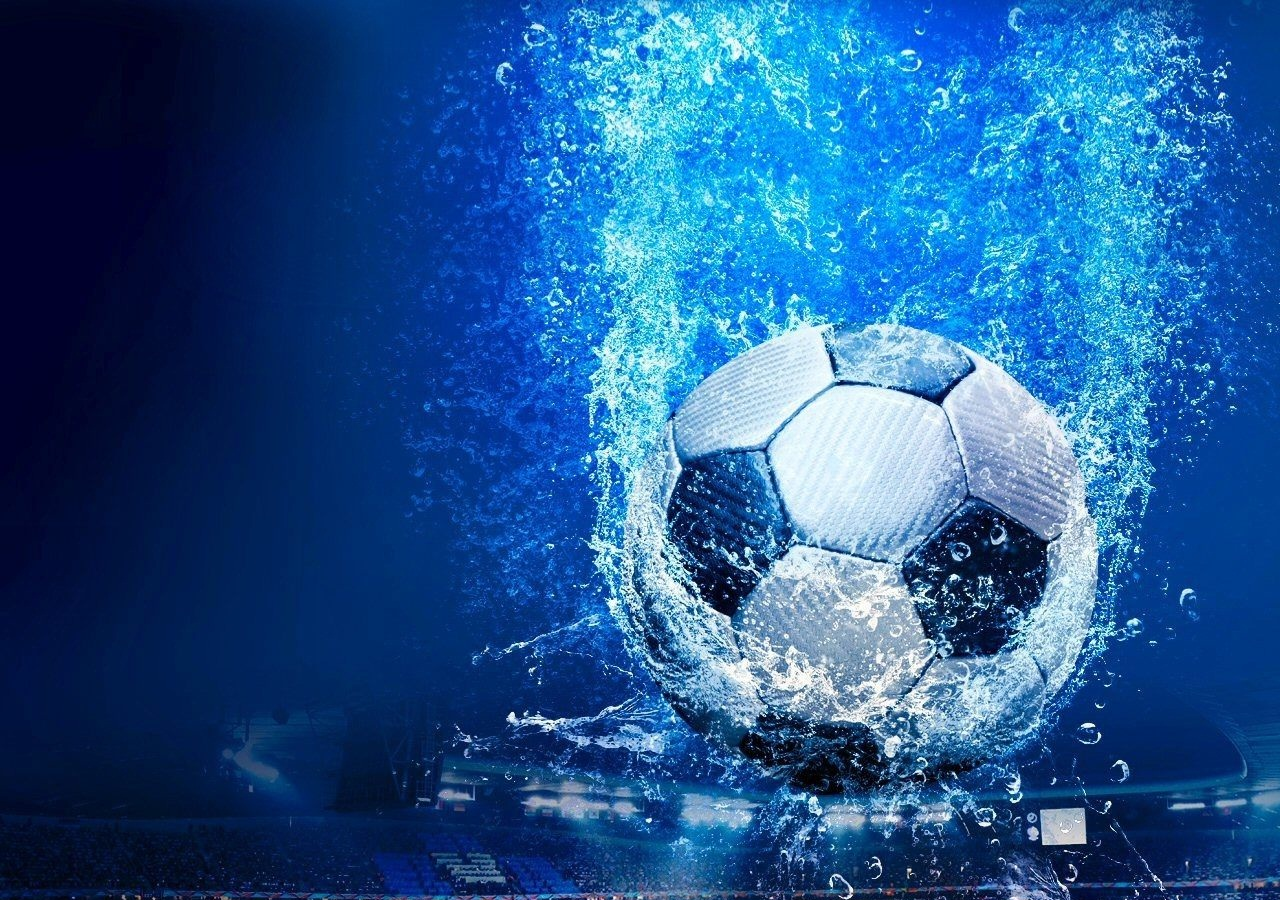
<file: examples/Soccerminia/index.html>
<!DOCTYPE html>
<html>
<head>
    <meta charset="utf-8" />
    <meta http-equiv="X-UA-Compatible" content="IE=edge">
    <title>Soccerminia</title>
    <meta name="viewport" content="width=device-width, initial-scale=1">
    <link rel="stylesheet" type="text/css" href="asset/css/bootstrap.css" />
    <link rel="stylesheet" type="text/css" href="asset/css/bootstrap-grid.css" />
    <link rel="stylesheet" type="text/css" href="asset/css/bootstrap-reboot.css" />
    <link rel="stylesheet" type="text/css" href="asset/css/main.css" />
    <link rel="stylesheet" type="text/css" href="https://cdn.datatables.net/1.10.16/css/jquery.dataTables.css">
    <script type="text/javascript" src="asset/js/behavior/jquery-3.3.1.min.js"></script>
    <script src="https://cdnjs.cloudflare.com/ajax/libs/popper.js/1.14.3/umd/popper.min.js" integrity="sha384-ZMP7rVo3mIykV+2+9J3UJ46jBk0WLaUAdn689aCwoqbBJiSnjAK/l8WvCWPIPm49" crossorigin="anonymous"></script>
    <script type="text/javascript" src="asset/js/behavior/bootstrap.min.js"></script>
    <script type="text/javascript" charset="utf8" src="https://cdn.datatables.net/1.10.16/js/jquery.dataTables.js"></script>

    
</head>
<body>
 
     <div id="findMe" class="container">
    
        <!-- leagues Cards -->
       
        <div id="legue-deck" class="card-deck">
        </div>
        
        
        <!-- Teams View -->
        <div class="modal fade w-100" id="modelId" tabindex="-1" role="dialog" aria-labelledby="modelTitleId" aria-hidden="true">
            <div class="modal-dialog modal-lg" role="document">
                <div class="modal-content">
                    <div class="modal-header">
                        <button type="button" class="close" data-dismiss="modal" aria-label="Close">
                  <span aria-hidden="true">&times;</span>
                </button>
                        <h4 class="modal-title" id="modelTitleId"></h4>
                    </div>
                    <div class="modal-body">
                        <div id="mainModal" class="container-fluid">
                            
                        </div>
                    </div>
                    <div class="modal-footer">
                        <button type="button" class="btn btn-secondary" data-dismiss="modal">Close</button>
                    </div>
                </div>
            </div>
        </div>
    </div>
    <script type="text/javascript" src="asset/js/main.js"></script>
    
</body>
</html>
</file>
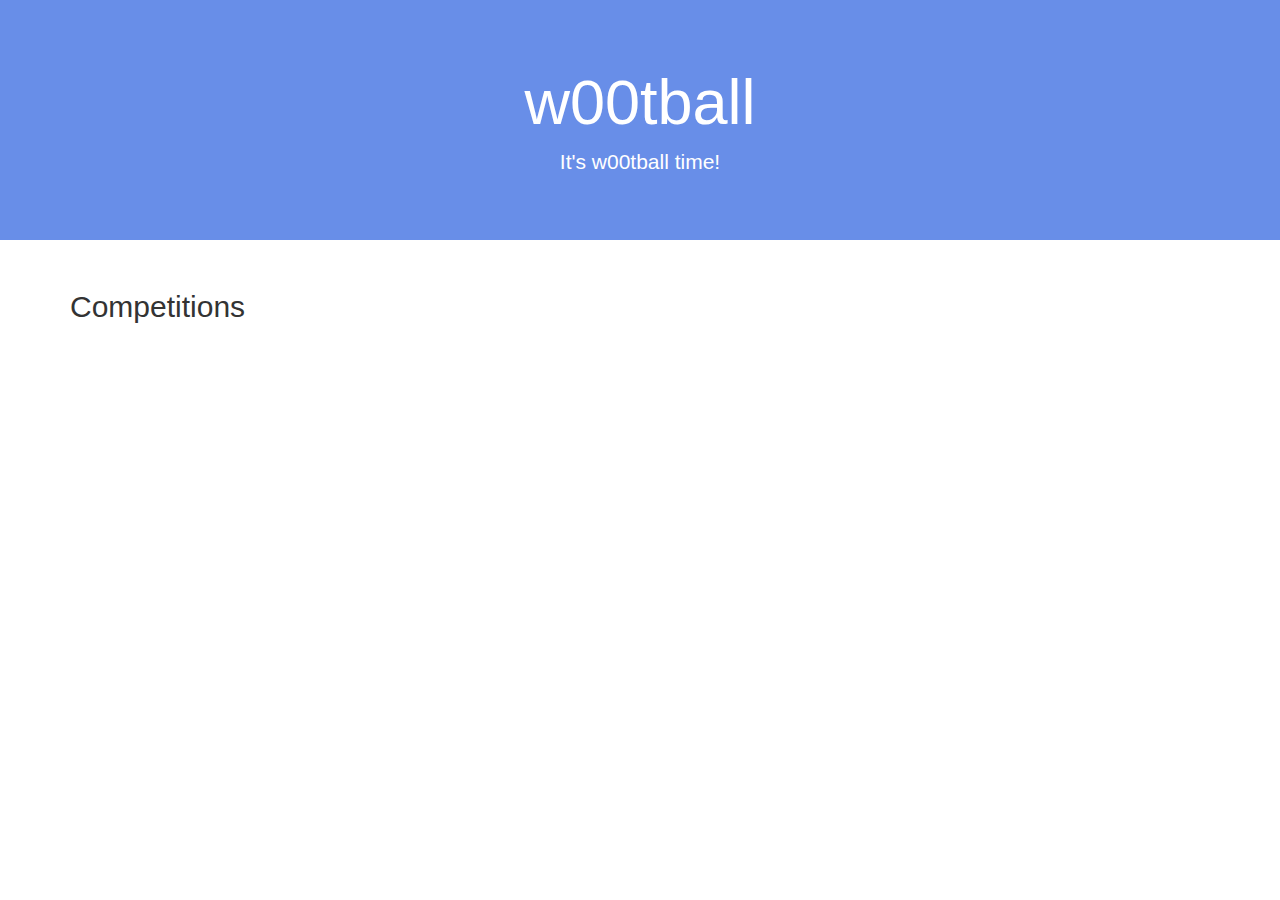
<file: examples/w00tball/index.html>
<!DOCTYPE html>
<html lang="en">
<head>
  <title>w00tball</title>
  <meta charset="utf-8">
  <meta name="viewport" content="width=device-width, initial-scale=1">
  <link rel="stylesheet" href="https://maxcdn.bootstrapcdn.com/bootstrap/3.3.7/css/bootstrap.min.css">
  <link rel="stylesheet" href="https://cdn.datatables.net/1.10.16/css/jquery.dataTables.min.css">  
  <script src="https://ajax.googleapis.com/ajax/libs/jquery/1.12.4/jquery.min.js"></script>
  <script src="https://maxcdn.bootstrapcdn.com/bootstrap/3.3.7/js/bootstrap.min.js"></script>
  <script src="https://cdn.datatables.net/1.10.16/js/jquery.dataTables.min.js"></script>  
  <script src="script.js"></script>

  <style>
  .jumbotron { 
      background-color: #688EE8;
      color: #ffffff;
  }
  </style>

</head>


<body>
  <div class="jumbotron text-center">
    <h1>w00tball</h1> 
    <p>It's w00tball time!</p> 
  </div>

  <div id="compDiv" class="container">
    <h2>Competitions</h2>
    <table id="compTable" class="table table-hover"></table>
  </div>

  <div id="leagueDiv">
    <div id="backBtn">
      <a class="btn btn-info btn-lg">
        <span class="glyphicon glyphicon-arrow-left"></span> Back
      </a>
    </div>

    <div class="col-xs-6">
      <h2 class="sub-header">League Table</h2>
      <div id="leagueTableDiv" class="table-responsive">        
        <table id="leagueTableTable" class="table table-striped"></table>
      </div>
    </div>

    <div class="col-xs-6">
      <h2 class="sub-header">Fixtures</h2>
      <div id="fixturesDiv" class="table-responsive">
        <table id="fixturesTable" class="table table-striped"></table>
      </div>
    </div>
  </div>


</body>

</html>
</file>
<file: examples/Soccerminia/asset/css/main.css>
body{
    
    background-image: url("../images/3d-wallpapers-desktop-For-Desktop-Wallpaper.jpg");
    background-repeat: no-repeat;
    background-attachment: fixed;
    scroll-behavior: smooth;
}

 #find{
     text-align: center;
     margin-left: 2%;
 }

 #legueList{
     visibility: hidden;
 }

 .card-deck {
     margin-top: 10%;
    display: flex;
    justify-content: flex-start;
    flex-flow: row wrap; 
    align-items: inherit;
  }
  .card-deck .card {
    display: block;
    flex-basis: 30%; /* change this value for each breakpoint*/
  }

  .card{
      background-color: azure;
  }
</file>
